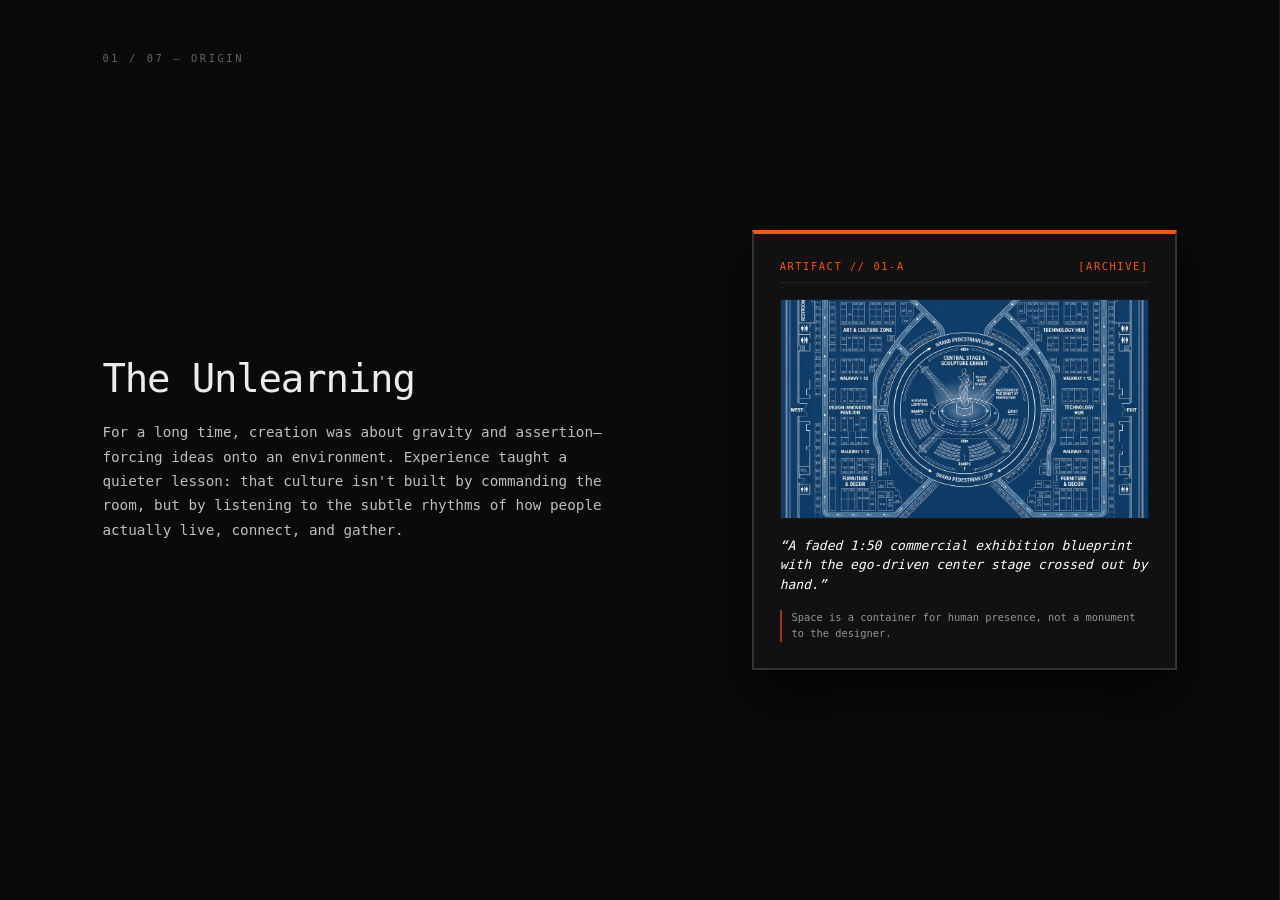
<file: index.html>
<!DOCTYPE html>
<html lang="en">
<head>
    <meta charset="UTF-8">
    <title>Erfan Dastournejad — Portfolio</title>
    <link rel="stylesheet" href="style.css">
</head>
<body>
    <main class="horizontal-container">
        <!-- Panel 1 -->
        <section class="panel panel-1">
            <span class="panel-index">01 / 07 — Origin</span>
            <div class="panel-grid">
                <div class="content-column">
                    <h1>The Unlearning</h1>
                    <p>For a long time, creation was about gravity and assertion—forcing ideas onto an environment. Experience taught a quieter lesson: that culture isn't built by commanding the room, but by listening to the subtle rhythms of how people actually live, connect, and gather.</p>
                </div>
                <div class="artifact-column">
                    <div class="artifact-box">
                        <div class="artifact-visual">
                            <span>Artifact // 01-A</span>
                            <span>[ARCHIVE]</span>
                        </div>
                        <!-- Make sure to drop your blueprint image file in your repo directory -->
                        <img src="blueprint.jpg" alt="Exhibition Blueprint" class="blueprint-preview">
                        <div class="relic-display">“A faded 1:50 commercial exhibition blueprint with the ego-driven center stage crossed out by hand.”</div>
                        <div class="tip-text">Space is a container for human presence, not a monument to the designer.</div>
                    </div>
                </div>
            </div>
        </section>

        <!-- Placeholder Panels 2-7 -->
        <section class="panel"><span class="panel-index">02 / 07 — R&D</span><h1>System 02</h1><p>Drafting R&D panel content...</p></section>
        <section class="panel"><span class="panel-index">03 / 07 — Craft</span><h1>System 03</h1><p>Drafting Craft panel content...</p></section>
        <section class="panel"><span class="panel-index">04 / 07 — Ventures</span><h1>System 04</h1><p>Drafting Ventures panel content...</p></section>
        <section class="panel"><span class="panel-index">05 / 07 — Enterprise</span><h1>System 05</h1><p>Drafting Enterprise panel content...</p></section>
        <section class="panel"><span class="panel-index">06 / 07 — Culture</span><h1>System 06</h1><p>Drafting Culture panel content...</p></section>
        <section class="panel"><span class="panel-index">07 / 07 — Horizon</span><h1>System 07</h1><p>Drafting Horizon panel content...</p></section>
    </main>

    <script>
    let isScrolling = false;
    window.addEventListener('wheel', (evt) => {
        const container = document.querySelector('.horizontal-container');
        if (!container || isScrolling) return;

        if (evt.deltaY !== 0) {
            evt.preventDefault();
            isScrolling = true;
            
            const direction = evt.deltaY > 0 ? 1 : -1;
            container.scrollBy({
                left: direction * window.innerWidth,
                behavior: 'smooth'
            });

            setTimeout(() => {
                isScrolling = false;
            }, 600);
        }
    }, { passive: false });
    </script>
</body>
</html>
</file>
<file: style.css>
* { box-sizing: border-box; margin: 0; padding: 0; }
html, body {
    width: 100vw;
    height: 100vh;
    background: #0a0a0a;
    color: #ececec;
    font-family: monospace;
    overflow: hidden;
}

.horizontal-container {
    display: flex;
    flex-direction: row;
    width: 100vw;
    height: 100vh;
    overflow-x: auto;
    overflow-y: hidden;
    scroll-snap-type: x mandatory;
    scrollbar-width: none;
}

.horizontal-container::-webkit-scrollbar {
    display: none;
}

.panel {
    flex: 0 0 100vw;
    width: 100vw;
    height: 100vh;
    scroll-snap-align: start;
    scroll-snap-stop: always;
    display: flex;
    align-items: center;
    padding: 0 8vw;
    position: relative;
    border-right: 1px solid #1a1a1a;
}

.panel-grid {
    display: grid;
    grid-template-columns: 1.1fr 0.8fr;
    gap: 5rem;
    width: 100%;
    align-items: center;
}

.panel-index {
    position: absolute;
    top: 4rem;
    left: 8vw;
    font-size: 0.8rem;
    letter-spacing: 0.25em;
    opacity: 0.4;
    text-transform: uppercase;
}

.content-column h1 {
    font-size: 3rem;
    margin-bottom: 1.5rem;
    font-weight: 400;
    letter-spacing: -0.03em;
    line-height: 1.1;
}

.content-column p {
    font-size: 1.1rem;
    line-height: 1.7;
    opacity: 0.8;
    max-width: 500px;
}

/* Vertical Boxy Artifact Vitrine */
.artifact-box {
    border: 2px solid #333333;
    background: #111111;
    padding: 2rem;
    position: relative;
    display: flex;
    flex-direction: column;
    width: 100%;
    max-width: 440px;
    box-shadow: 0 25px 50px rgba(0,0,0,0.7);
    border-top: 4px solid #ff5500; /* THE SHARP ACCENT COLOR */
}

.artifact-visual {
    display: flex;
    justify-content: space-between;
    align-items: center;
    font-size: 0.8rem;
    letter-spacing: 0.15em;
    text-transform: uppercase;
    color: #ff5500; /* Accent highlight */
    margin-bottom: 1.25rem;
    border-bottom: 1px solid #222;
    padding-bottom: 0.75rem;
}

.blueprint-preview {
    width: 100%;
    height: 220px;
    object-fit: cover;
    border: 1px solid #222;
    margin-bottom: 1.25rem;
    filter: grayscale(30%) contrast(110%);
}

.relic-display {
    font-size: 1rem;
    font-style: italic;
    line-height: 1.5;
    margin-bottom: 1.25rem;
    color: #fff;
}

.tip-text {
    font-size: 0.8rem;
    line-height: 1.5;
    opacity: 0.6;
    border-left: 2px solid #ff5500;
    padding-left: 0.75rem;
}
</file>
